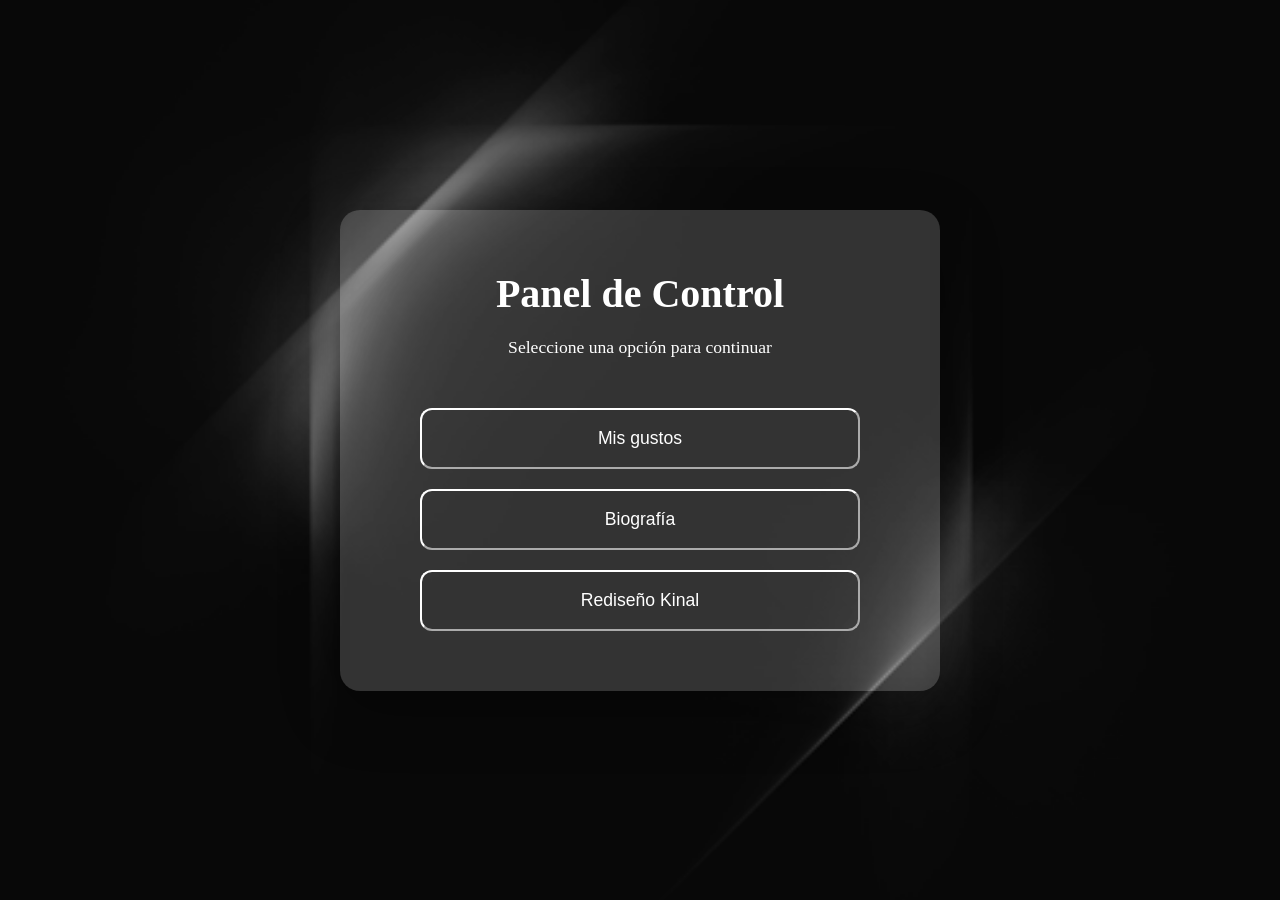
<file: index.html>
<!DOCTYPE html>
<html lang="en">

<head>
    <meta charset="UTF-8">
    <meta name="viewport" content="width=device-width, initial-scale=1.0">
    <link rel="stylesheet" href="style/index.css">
    <link rel="icon" href="images/inicio.png">
    <title>Inicio</title>
</head>

<body>
    <div class="contenedor">
        <h1>Panel de Control</h1>
        <p class="sub">Seleccione una opción para continuar</p>
        
        <div class="botones-div">
            <button onclick="irMisGustos()">Mis gustos</button>
            
            <button onclick="irBiografia()">Biografía</button>
            
            <button onclick="irRediseñoKinal()">Rediseño Kinal</button>
        </div>

    <script src="javascript/cambioPaginas.js"></script>
    </div>
</body>

</html>
</file>
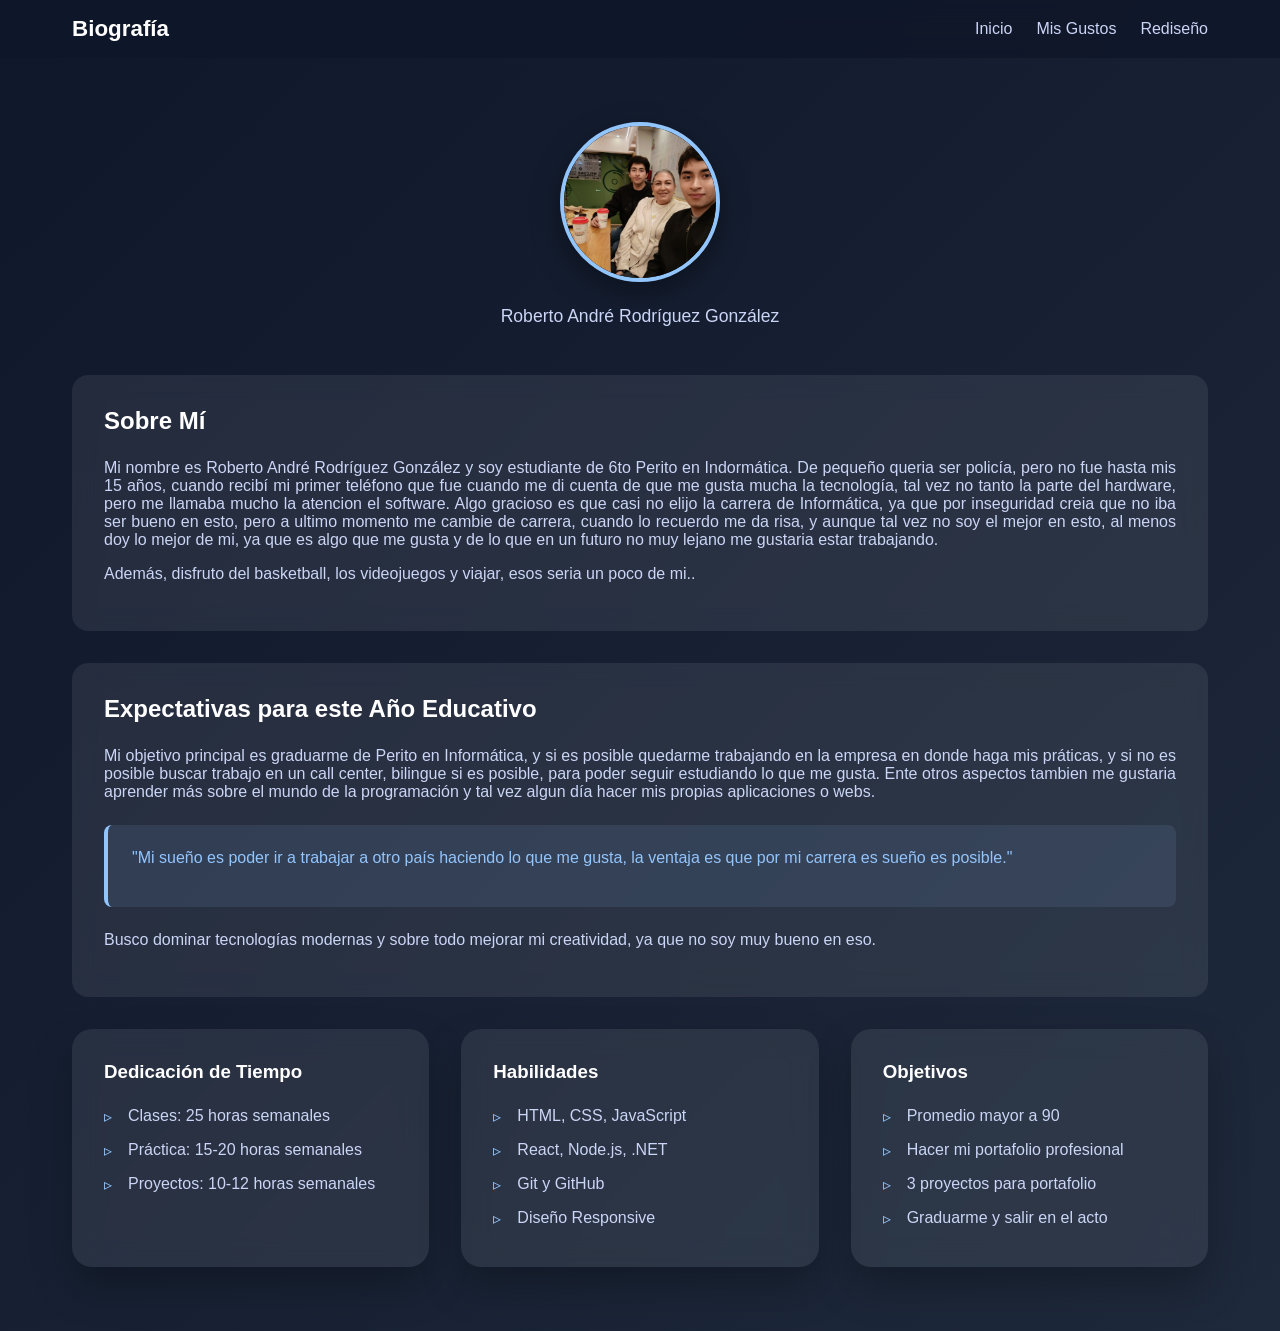
<file: html/biografia.html>
<!DOCTYPE html>
<html lang="en">
<head>
    <meta charset="UTF-8">
    <meta name="viewport" content="width=device-width, initial-scale=1.0">
    <link rel="stylesheet" href="../style/biografia.css">
    <link rel="icon" href="../images/biografiaIcono.png">
    <title>Biografía</title>
</head>
<body>

    <nav>
        <div class="nav-contenedor">
            <div class="logo">Biografía</div>
            <ul class="nav-links">
                <li><a href="../index.html">Inicio</a></li>
                <li><a href="misGustos.html">Mis Gustos</a></li>
                <li><a href="rediseñoKinal.html">Rediseño</a></li>
            </ul>
        </div>
    </nav>

    <div class="contenedor">
        <header>
            <div class="foto-perfil">
                <img src="../images/fotoPerfil.jpeg" alt="Foto de perfil">
            </div>
            <p class="sub">Roberto André Rodríguez González</p>
        </header>

        <div class="seccion-biografia">
            <h2>Sobre Mí</h2>
            <p>
                Mi nombre es Roberto André Rodríguez González y soy estudiante de 6to Perito en Indormática. De pequeño queria ser policía, pero no fue hasta mis 15 años, cuando recibí mi primer teléfono que fue cuando me di cuenta de que me gusta mucha la tecnología, tal vez no tanto la parte del hardware, pero me llamaba mucho la atencion el software. Algo gracioso es que casi no elijo la carrera de Informática, ya que por inseguridad creia que no iba ser bueno en esto, pero a ultimo momento me cambie de carrera, cuando lo recuerdo me da risa, y aunque tal vez no soy el mejor en esto, al menos doy lo mejor de mi, ya que es algo que me gusta y de lo que en un futuro no muy lejano me gustaria estar trabajando.
            </p>
            <p>
                Además, disfruto del basketball, los videojuegos y viajar, esos seria un poco de mi..
            </p>
        </div>

        <div class="seccion-biografia">
            <h2>Expectativas para este Año Educativo</h2>
            <p>
                Mi objetivo principal es graduarme de Perito en Informática, y si es posible quedarme trabajando en la empresa en donde haga mis práticas, y si no es posible buscar trabajo en un call center, bilingue si es posible, para poder seguir estudiando lo que me gusta. Ente otros aspectos tambien me gustaria aprender más sobre el mundo de la programación y tal vez algun día hacer mis propias aplicaciones o webs.
            </p>

            <div class="destacado">
                <p>
                    "Mi sueño es poder ir a trabajar a otro país haciendo lo que me gusta, la ventaja es que por mi carrera es sueño es posible."
                </p>
            </div>

            <p>
                Busco dominar tecnologías modernas y sobre todo mejorar mi creatividad, ya que no soy muy bueno en eso.
            </p>
        </div>

        <div class="contenedor-tarjetas">

            <div class="tarjeta">
                <h3>Dedicación de Tiempo</h3>
                <ul>
                    <li>Clases: 25 horas semanales</li>
                    <li>Práctica: 15-20 horas semanales</li>
                    <li>Proyectos: 10-12 horas semanales</li>
                </ul>
            </div>

            <div class="tarjeta">
                <h3>Habilidades</h3>
                <ul>
                    <li>HTML, CSS, JavaScript</li>
                    <li>React, Node.js, .NET</li>
                    <li>Git y GitHub</li>
                    <li>Diseño Responsive</li>
                </ul>
            </div>

            <div class="tarjeta">
                <h3>Objetivos</h3>
                <ul>
                    <li>Promedio mayor a 90</li>
                    <li>Hacer mi portafolio profesional</li>
                    <li>3 proyectos para portafolio</li>
                    <li>Graduarme y salir en el acto</li>
                </ul>
            </div>

        </div>
    </div>

</body>
</html>
</file>
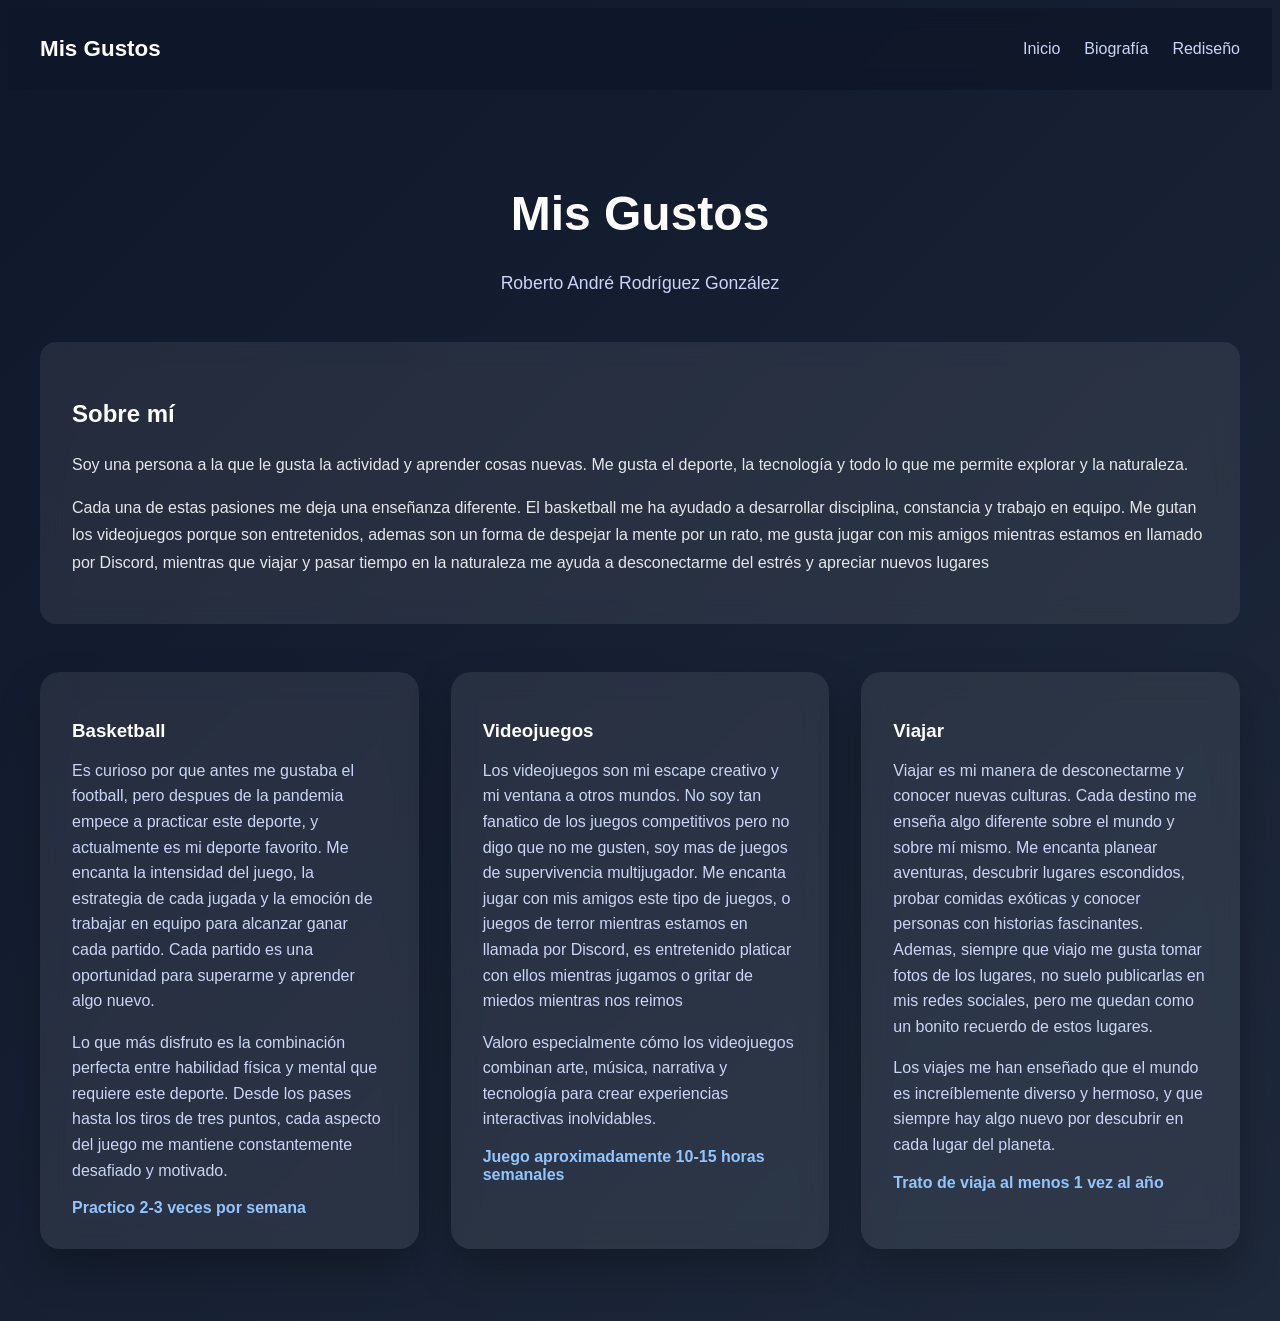
<file: html/misGustos.html>
<!DOCTYPE html>
<html lang="en">
<head>
    <meta charset="UTF-8">
    <meta name="viewport" content="width=device-width, initial-scale=1.0">
    <link rel="stylesheet" href="../style/misGustos.css">
    <link rel="icon" href="../images/gustosIcono.png">
    <title>Mis Gustos</title>
</head>
<body>
    <nav>
        <div class="nav-contenedor">
            <div class="logo">Mis Gustos</div>
            <ul class="nav-links">
                <li><a href="../index.html">Inicio</a></li>
                <li><a href="biografia.html">Biografía</a></li>
                <li><a href="rediseñoKinal.html">Rediseño</a></li>
            </ul>
        </div>
    </nav>

    <div class="contenedor">
        <header>
            <h1>Mis Gustos</h1>
            <p class="sub">Roberto André Rodríguez González</p>
        </header>

        <div class="intro">
            <h2>Sobre mí</h2>
            <p>Soy una persona a la que le gusta la actividad y aprender cosas nuevas. Me gusta el deporte, la tecnología y todo lo que me permite explorar y la naturaleza.</p> 
            <p>Cada una de estas pasiones me deja una enseñanza diferente. El basketball me ha ayudado a desarrollar disciplina, constancia y trabajo en equipo. Me gutan los videojuegos porque son entretenidos, ademas son un forma de despejar la mente por un rato, me gusta jugar con mis amigos mientras estamos en llamado por Discord, mientras que viajar y pasar tiempo en la naturaleza me ayuda a desconectarme del estrés y apreciar nuevos lugares</p>
        </div>

        <div class="contenedor-gustos">
            <div class="tarjeta" imagen="../images/basketball.jpg">
                <h3>Basketball</h3>
                <p>Es curioso por que antes me gustaba el football, pero despues de la pandemia empece a practicar este deporte, y actualmente es mi deporte favorito. Me encanta la intensidad del juego, la estrategia de cada jugada y la emoción de trabajar en equipo para alcanzar ganar cada partido. Cada partido es una oportunidad para superarme y aprender algo nuevo.</p>
                <p>Lo que más disfruto es la combinación perfecta entre habilidad física y mental que requiere este deporte. Desde los pases hasta los tiros de tres puntos, cada aspecto del juego me mantiene constantemente desafiado y motivado.</p>
                <div class="dedicacion">Practico 2-3 veces por semana</div>
            </div>

            <div class="tarjeta" imagen="../images/videojuegos.jpg">
                <h3>Videojuegos</h3>
                <p>Los videojuegos son mi escape creativo y mi ventana a otros mundos. No soy tan fanatico de los juegos competitivos pero no digo que no me gusten, soy mas de juegos de supervivencia multijugador. Me encanta jugar con mis amigos este tipo de juegos, o juegos de terror mientras estamos en llamada por Discord, es entretenido platicar con ellos mientras jugamos o gritar de miedos mientras nos reimos</p>
                <p>Valoro especialmente cómo los videojuegos combinan arte, música, narrativa y tecnología para crear experiencias interactivas inolvidables.</p>
                <div class="dedicacion">Juego aproximadamente 10-15 horas semanales</div>
            </div>

            <div class="tarjeta" imagen="../images/viajes.jpg">
                <h3>Viajar</h3>
                <p>Viajar es mi manera de desconectarme y conocer nuevas culturas. Cada destino me enseña algo diferente sobre el mundo y sobre mí mismo. Me encanta planear aventuras, descubrir lugares escondidos, probar comidas exóticas y conocer personas con historias fascinantes. Ademas, siempre que viajo me gusta tomar fotos de los lugares, no suelo publicarlas en mis redes sociales, pero me quedan como un bonito recuerdo de estos lugares.</p>
                <p>Los viajes me han enseñado que el mundo es increíblemente diverso y hermoso, y que siempre hay algo nuevo por descubrir en cada lugar del planeta.</p>
                <div class="dedicacion">Trato de viaja al menos 1 vez al año</div>
            </div>
    </div>

    <script src="../javascript/misGustos.js"></script>
</body>
</html>
</file>
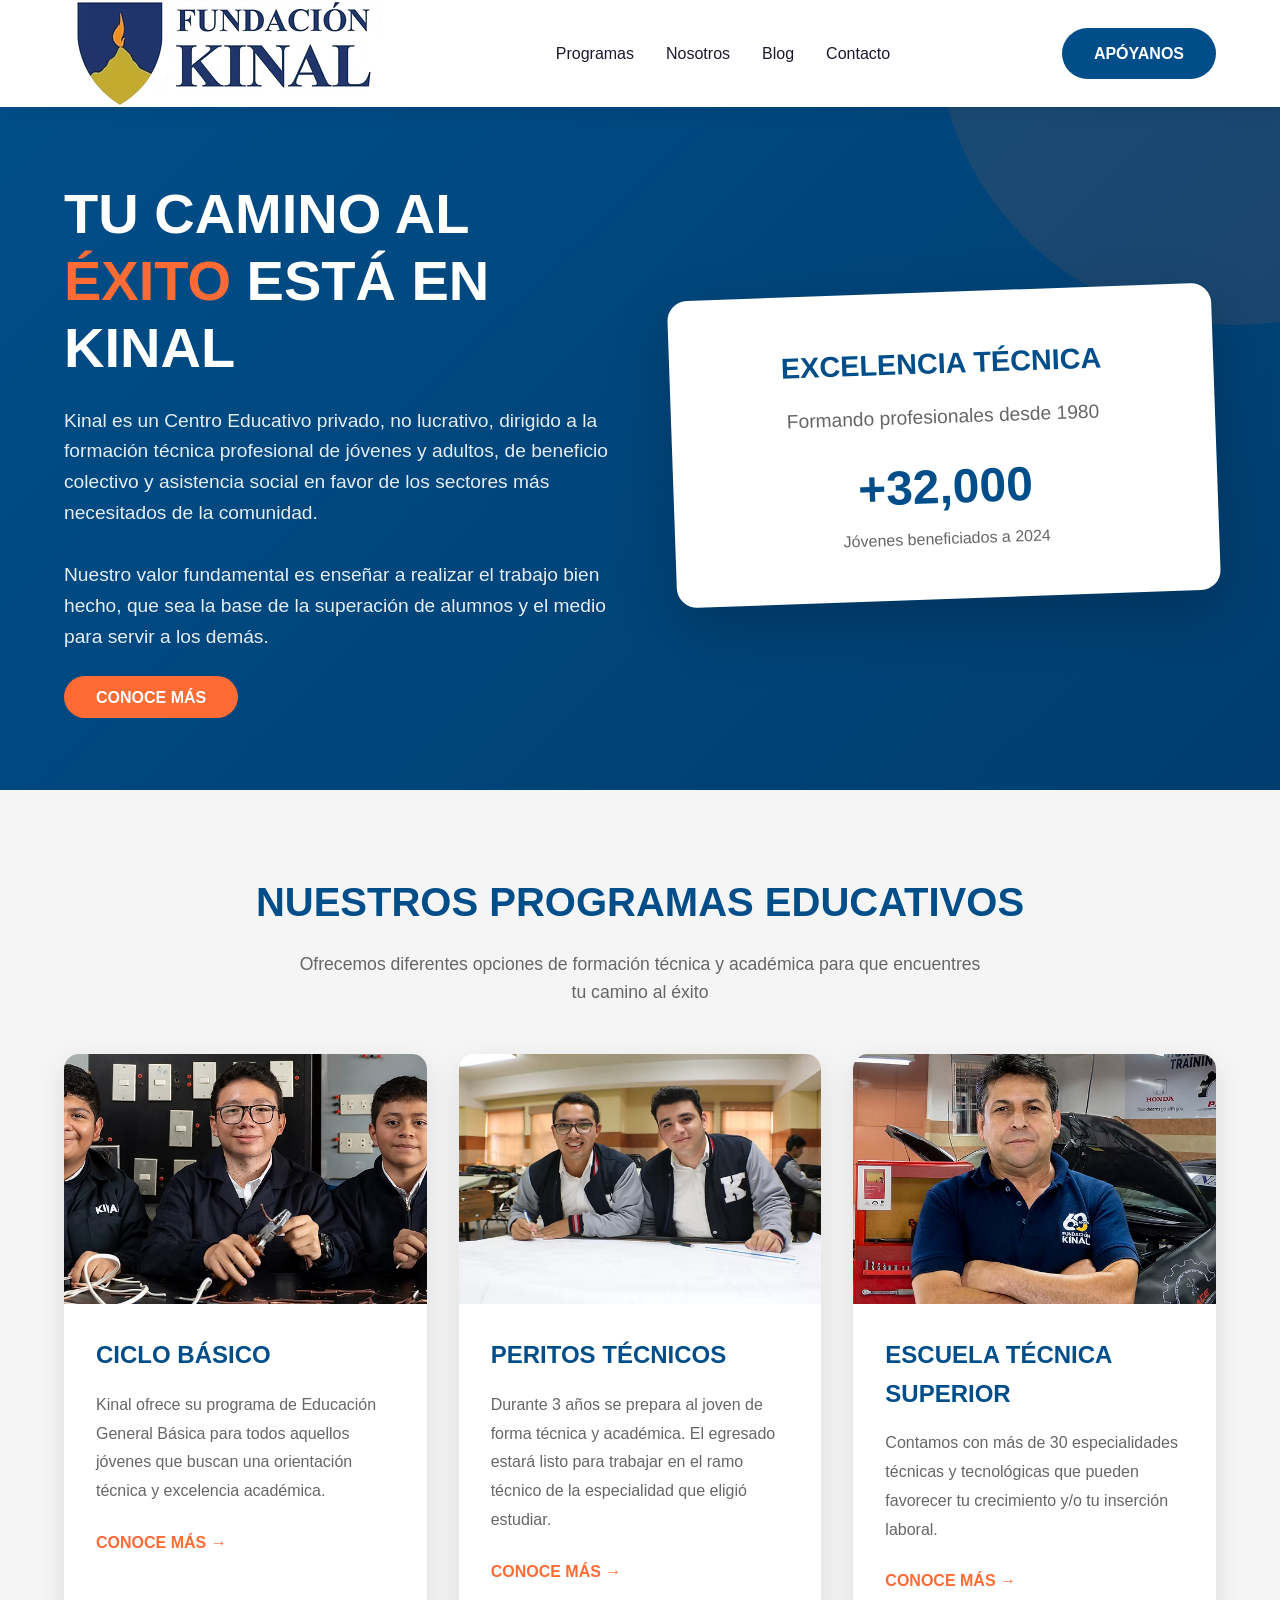
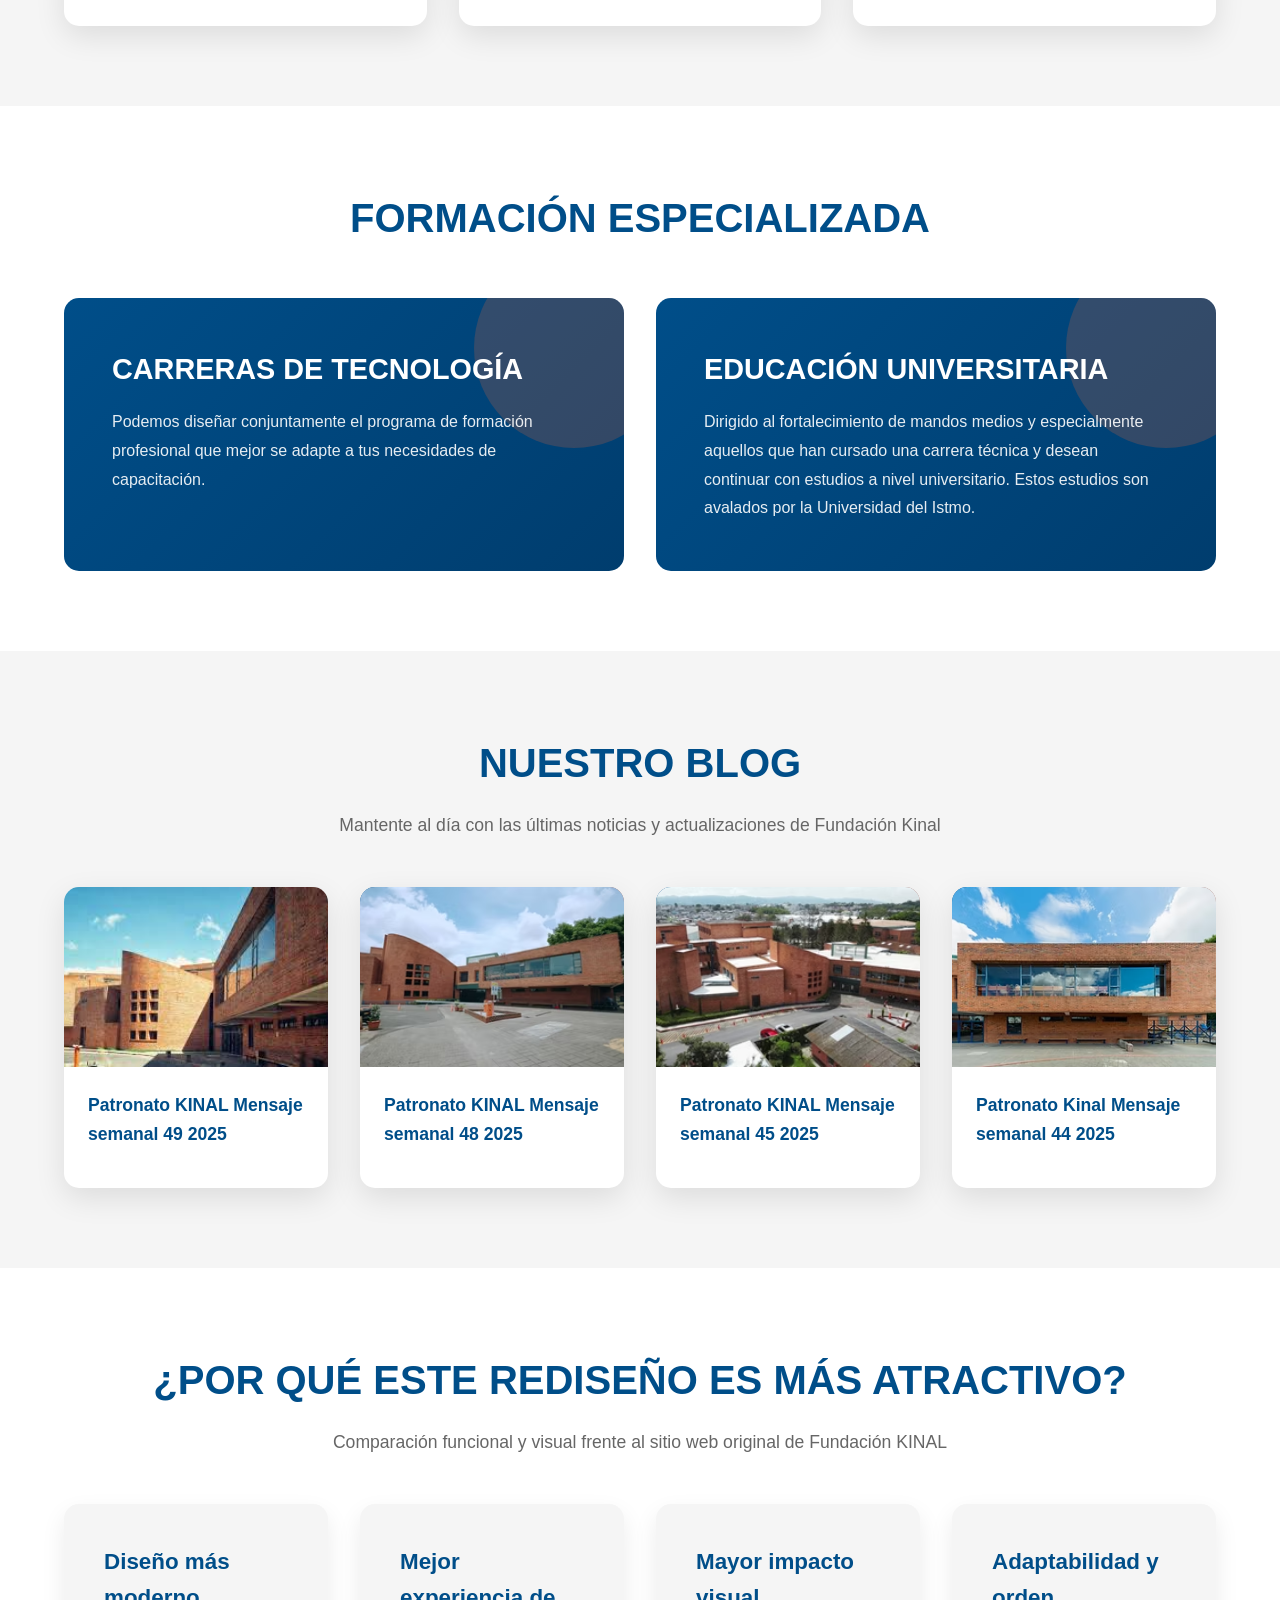
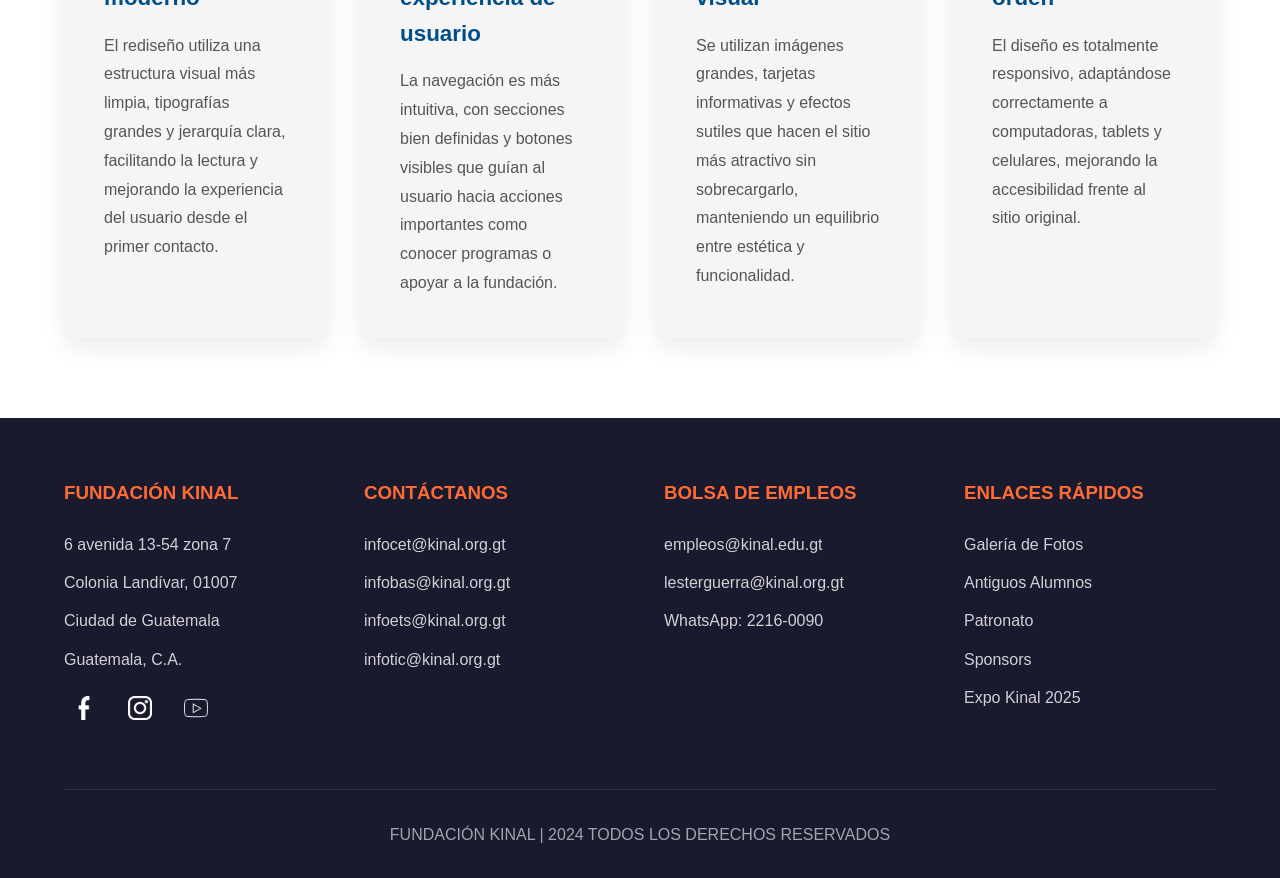
<file: html/rediseñoKinal.html>
<!DOCTYPE html>
<html lang="en">
<head>
    <meta charset="UTF-8">
    <meta name="viewport" content="width=device-width, initial-scale=1.0">
    <link rel="stylesheet" href="../style/rediseño.css">
    <link rel="icon" href="../images/logoKinal.png">
    <title>Pagina Principal | Fundacion KINAL</title>
</head>
<body>
    <header>
        <nav>
            <div class="logo">
                <img src="../images/fundacion.avif" alt="">
            </div>
            <ul class="nav-links">
                <li><a href="#programas">Programas</a></li>
                <li><a href="#nosotros">Nosotros</a></li>
                <li><a href="#blog">Blog</a></li>
                <li><a href="#contacto">Contacto</a></li>
            </ul>
            <a class="boton">APÓYANOS</a>
        </nav>
    </header>

    <section class="principal" id="nosotros">
        <div class="principal-contenido">
            <div class="principal-texto">
                <h1>TU CAMINO AL <span class="resaltado">ÉXITO</span> ESTÁ EN KINAL</h1>
                <p>Kinal es un Centro Educativo privado, no lucrativo, dirigido a la formación técnica profesional de jóvenes y adultos, de beneficio colectivo y asistencia social en favor de los sectores más necesitados de la comunidad.</p>
                <p>Nuestro valor fundamental es enseñar a realizar el trabajo bien hecho, que sea la base de la superación de alumnos y el medio para servir a los demás.</p>
                <a class="boton-1">CONOCE MÁS</a>
            </div>
            <div class="principal-cuadro">
                <h3>EXCELENCIA TÉCNICA</h3>
                <p style="font-size: 1.2rem; color: #666; margin-bottom: 1rem;">Formando profesionales desde 1980</p>
                <p style="font-size: 3rem; font-weight: bold; color: var(--kinal-orange);">+32,000</p>
                <p style="color: #666;">Jóvenes beneficiados a 2024</p>
            </div>
        </div>
    </section>

    <section class="programas" id="programas">
        <div class="titulo">
            <h2>NUESTROS PROGRAMAS EDUCATIVOS</h2>
            <p>Ofrecemos diferentes opciones de formación técnica y académica para que encuentres tu camino al éxito</p>
        </div>
        <div class="programas-grid">
            <div class="programas-card">
                <div class="programas-image">
                    <img src="../images/basicos.avif" alt="Ciclo Básico">
                </div>
                <div class="programas-contenido">
                    <h3>CICLO BÁSICO</h3>
                    <p>Kinal ofrece su programa de Educación General Básica para todos aquellos jóvenes que buscan una orientación técnica y excelencia académica.</p>
                    <a class="mas">CONOCE MÁS →</a>
                </div>
            </div>
            <div class="programas-card">
                <div class="programas-image">
                    <img src="../images/peritos.avif" alt="Peritos Técnicos">
                </div>
                <div class="programas-contenido">
                    <h3>PERITOS TÉCNICOS</h3>
                    <p>Durante 3 años se prepara al joven de forma técnica y académica. El egresado estará listo para trabajar en el ramo técnico de la especialidad que eligió estudiar.</p>
                    <a class="mas">CONOCE MÁS →</a>
                </div>
            </div>
            <div class="programas-card">
                <div class="programas-image">
                    <img src="../images/superior.avif" alt="Escuela Técnica Superior">
                </div>
                <div class="programas-contenido">
                    <h3>ESCUELA TÉCNICA SUPERIOR</h3>
                    <p>Contamos con más de 30 especialidades técnicas y tecnológicas que pueden favorecer tu crecimiento y/o tu inserción laboral.</p>
                    <a class="mas">CONOCE MÁS →</a>
                </div>
            </div>
        </div>
    </section>

    <section class="extra-programas">
        <div class="titulo">
            <h2>FORMACIÓN ESPECIALIZADA</h2>
        </div>
        <div class="extra-grid">
            <div class="extra-card">
                <h3>CARRERAS DE TECNOLOGÍA</h3>
                <p>Podemos diseñar conjuntamente el programa de formación profesional que mejor se adapte a tus necesidades de capacitación.</p>
            </div>
            <div class="extra-card">
                <h3>EDUCACIÓN UNIVERSITARIA</h3>
                <p>Dirigido al fortalecimiento de mandos medios y especialmente aquellos que han cursado una carrera técnica y desean continuar con estudios a nivel universitario. Estos estudios son avalados por la Universidad del Istmo.</p>
            </div>
        </div>
    </section>

    <section class="blog" id="blog">
        <div class="titulo">
            <h2>NUESTRO BLOG</h2>
            <p>Mantente al día con las últimas noticias y actualizaciones de Fundación Kinal</p>
        </div>
        <div class="blog-grid">
            <div class="blog-card">
                <div class="blog-image">
                    <img src="../images/blog1.jpg" alt="Mensaje semanal 49">
                </div>
                <div class="blog-contenido">
                    <h4>Patronato KINAL Mensaje semanal 49 2025</h4>
                </div>
            </div>
            <div class="blog-card">
                <div class="blog-image">
                    <img src="../images/blog2.avif" alt="Mensaje semanal 48">
                </div>
                <div class="blog-contenido">
                    <h4>Patronato KINAL Mensaje semanal 48 2025</h4>
                </div>
            </div>
            <div class="blog-card">
                <div class="blog-image">
                    <img src="../images/blog3.avif" alt="Mensaje semanal 45">
                </div>
                <div class="blog-contenido">
                    <h4>Patronato KINAL Mensaje semanal 45 2025</h4>
                </div>
            </div>
            <div class="blog-card">
                <div class="blog-image">
                    <img src="../images/blog4.avif" alt="Mensaje semanal 44">
                </div>
                <div class="blog-contenido">
                    <h4>Patronato Kinal Mensaje semanal 44 2025</h4>
                </div>
            </div>
        </div>
    </section>

    <section class="justificacion-redisenio">
        <div class="titulo">
            <h2>¿POR QUÉ ESTE REDISEÑO ES MÁS ATRACTIVO?</h2>
            <p>Comparación funcional y visual frente al sitio web original de Fundación KINAL</p>
        </div>

        <div class="justificacion-grid">
            <div class="justificacion-card">
                <h3>Diseño más moderno</h3>
                <p>
                    El rediseño utiliza una estructura visual más limpia, tipografías grandes y jerarquía clara,
                    facilitando la lectura y mejorando la experiencia del usuario desde el primer contacto.
                </p>
            </div>

            <div class="justificacion-card">
                <h3>Mejor experiencia de usuario</h3>
                <p>
                    La navegación es más intuitiva, con secciones bien definidas y botones visibles que guían al
                    usuario hacia acciones importantes como conocer programas o apoyar a la fundación.
                </p>
            </div>

            <div class="justificacion-card">
                <h3>Mayor impacto visual</h3>
                <p>
                    Se utilizan imágenes grandes, tarjetas informativas y efectos sutiles que hacen el sitio más
                    atractivo sin sobrecargarlo, manteniendo un equilibrio entre estética y funcionalidad.
                </p>
            </div>

            <div class="justificacion-card">
                <h3>Adaptabilidad y orden</h3>
                <p>
                    El diseño es totalmente responsivo, adaptándose correctamente a computadoras, tablets y
                    celulares, mejorando la accesibilidad frente al sitio original.
                </p>
            </div>
        </div>
    </section>

    <footer id="contacto">
        <div class="footer-contenido">
            <div class="footer-seccion">
                <h3>FUNDACIÓN KINAL</h3>
                <p>6 avenida 13-54 zona 7</p>
                <p>Colonia Landívar, 01007</p>
                <p>Ciudad de Guatemala</p>
                <p>Guatemala, C.A.</p>
                <div class="social-links">
                    <a href="https://facebook.com" aria-label="Facebook">
                        <img src="../images/facebook.png" alt="Facebook">
                    </a>
                    <a href="https://instagram.com" aria-label="Instagram">
                        <img src="../images/instagram.png" alt="Instagram">
                    </a>
                    <a href="https://youtube.com" aria-label="YouTube">
                        <img src="../images/youtube.png" alt="YouTube">
                    </a>
                </div>
            </div>
            <div class="footer-seccion">
                <h3>CONTÁCTANOS</h3>
                <a href="mailto:infocet@kinal.org.gt">infocet@kinal.org.gt</a>
                <a href="mailto:infobas@kinal.org.gt">infobas@kinal.org.gt</a>
                <a href="mailto:infoets@kinal.org.gt">infoets@kinal.org.gt</a>
                <a href="mailto:infotic@kinal.org.gt">infotic@kinal.org.gt</a>
            </div>
            <div class="footer-seccion">
                <h3>BOLSA DE EMPLEOS</h3>
                <a href="mailto:empleos@kinal.edu.gt">empleos@kinal.edu.gt</a>
                <a href="mailto:lesterguerra@kinal.org.gt">lesterguerra@kinal.org.gt</a>
                <p>WhatsApp: 2216-0090</p>
            </div>
            <div class="footer-seccion">
                <h3>ENLACES RÁPIDOS</h3>
                <a>Galería de Fotos</a>
                <a>Antiguos Alumnos</a>
                <a>Patronato</a>
                <a>Sponsors</a>
                <a>Expo Kinal 2025</a>
            </div>
        </div>
        <div class="footer-fondo">
            <p>FUNDACIÓN KINAL | 2024 TODOS LOS DERECHOS RESERVADOS</p>
        </div>
    </footer>
</body>
</html>
</file>
<file: style/index.css>
* {
    margin: 0;
    padding: 0;
    box-sizing: border-box;
}

html, body {
    width: 100%;
    height: 100%;
}

body {
    font-family: Georgia, 'Times New Roman', Times, serif;
    background-image: url("../images/fondoIndex.gif"); 
    background-size: cover;          
    background-position: center;     
    background-repeat: no-repeat;    
    background-attachment: fixed;    
    position: relative;
    min-height: 100vh;
    display: flex;
    justify-content: center;
    align-items: center;
    padding: 20px;
}

body::before {
    content: "";
    position: absolute;
    inset: 0;
    background: rgba(0, 0, 0, 0.45);
    z-index: 0;
}

/* Contenedor principal */
.contenedor {
    position: relative;
    z-index: 1;
    background: rgba(255, 255, 255, 0.173);
    padding: 60px 80px;
    border-radius: 20px;
    box-shadow: 0 20px 60px rgba(0, 0, 0, 0.3);
    text-align: center;
    max-width: 600px;
    width: 100%;
    animation: fadeIn 0.8s ease;
}

h1 {
    color: #fff;
    font-size: clamp(1.8rem, 4vw, 2.5rem);
    margin-bottom: 20px;
    font-weight: 600;
}

.sub {
    color: #fff;
    font-size: clamp(1rem, 2.5vw, 1.1rem);
    margin-bottom: 50px;
    font-weight: 300;
}

.botones-div {
    display: flex;
    flex-direction: column;
    gap: 20px;
}

button {
    padding: 18px 40px;
    font-size: clamp(1rem, 2.5vw, 1.1rem);
    font-weight: 500;
    background-color: transparent;
    border-color: #fff;
    border-radius: 12px;
    color: #fff;
    cursor: pointer;
    transition: all 0.3s ease;
    position: relative;
    overflow: hidden;
}

/* Efecto brillo */
button::before {
    content: '';
    position: absolute;
    top: 0;
    left: -100%;
    width: 100%;
    height: 100%;
    background: linear-gradient(90deg, transparent, rgb(255, 255, 255), transparent);
    transition: left 0.5s ease;
}

button:hover::before {
    left: 100%;
}

/* Responsivo para móviles */
@media (max-width: 600px) {
    .contenedor {
        padding: 40px 25px;
    }

    body {
        background-attachment: scroll; 
    }
}
</file>
<file: style/biografia.css>
* {
    margin: 0;
    padding: 0;
    box-sizing: border-box;
}

body {
    font-family: 'Segoe UI', Tahoma, Geneva, Verdana, sans-serif;
    background: linear-gradient(135deg, #0f172a, #1e293b);
    color: #e5e7eb;
    min-height: 100vh;
    overflow-x: hidden;
}

nav {
    width: 100%;
    background: rgba(15, 23, 42, 0.9);
    backdrop-filter: blur(10px);
    position: sticky;
    top: 0;
    z-index: 100;
}

.nav-contenedor {
    max-width: 1200px;
    margin: auto;
    padding: 1rem 2rem;
    display: flex;
    justify-content: space-between;
    align-items: center;
}

.logo {
    font-size: 1.4rem;
    font-weight: bold;
    color: #ffffff;
}

.nav-links {
    list-style: none;
    display: flex;
    gap: 1.5rem;
}

.nav-links a {
    text-decoration: none;
    color: #cbd5f5;
    font-weight: 500;
    transition: 0.3s;
}

.nav-links a:hover {
    color: #ffffff;
}

.contenedor {
    max-width: 1200px;
    margin: auto;
    padding: 4rem 2rem;
}

header {
    text-align: center;
    margin-bottom: 3rem;
}

.foto-perfil {
    width: 160px;
    height: 160px;
    margin: 0 auto 1.5rem auto;
    border-radius: 50%;
    overflow: hidden;
    border: 4px solid #93c5fd;
    box-shadow: 0 10px 30px rgba(0, 0, 0, 0.4);
}

.foto-perfil img {
    width: 100%;
    height: 100%;
    object-fit: cover;
}

.sub {
    color: #cbd5f5;
    font-size: 1.1rem;
}

.seccion-biografia {
    background: rgba(255, 255, 255, 0.08);
    backdrop-filter: blur(12px);
    padding: 2rem;
    border-radius: 16px;
    margin-bottom: 2rem;
}

.seccion-biografia h2 {
    margin-bottom: 1.5rem;
    color: #ffffff;
}

.seccion-biografia p {
    margin-bottom: 1rem;
    color: #cbd5f5;
    text-align: justify;
}

.contenedor-tarjetas {
    display: grid;
    grid-template-columns: repeat(auto-fit, minmax(280px, 1fr));
    gap: 2rem;
}

.tarjeta {
    background: rgba(255, 255, 255, 0.08);
    backdrop-filter: blur(14px);
    padding: 2rem;
    border-radius: 20px;
    box-shadow: 0 20px 40px rgba(0, 0, 0, 0.25);
}

.tarjeta h3 {
    margin-bottom: 1rem;
    color: #ffffff;
}

.tarjeta ul {
    list-style: none;
}

.tarjeta ul li {
    padding: 0.5rem 0;
    color: #cbd5f5;
    position: relative;
    padding-left: 1.5rem;
}

.tarjeta ul li::before {
    content: "▹";
    position: absolute;
    left: 0;
    color: #93c5fd;
}

.destacado {
    background: rgba(147, 197, 253, 0.1);
    border-left: 4px solid #93c5fd;
    padding: 1.5rem;
    border-radius: 8px;
    margin: 1.5rem 0;
}

.destacado p {
    color: #93c5fd;
}

@media (max-width: 768px) {
    .nav-contenedor {
        flex-direction: column;
        gap: 1rem;
    }
}
</file>
<file: style/misGustos.css>
body {
    font-family: 'Segoe UI', Tahoma, Geneva, Verdana, sans-serif;
    background: linear-gradient(135deg, #0f172a, #1e293b);
    color: #e5e7eb;
    min-height: 100vh;
    overflow-x: hidden;
}

nav {
    width: 100%;
    background: rgba(15, 23, 42, 0.9);
    backdrop-filter: blur(10px);
    position: sticky;
    top: 0;
    z-index: 100;
}

.nav-contenedor {
    max-width: 1200px;
    margin: auto;
    padding: 1rem 2rem;
    display: flex;
    justify-content: space-between;
    align-items: center;
}

.logo {
    font-size: 1.4rem;
    font-weight: bold;
    color: #ffffff;
}

.nav-links {
    list-style: none;
    display: flex;
    gap: 1.5rem;
}

.nav-links a {
    text-decoration: none;
    color: #cbd5f5;
    font-weight: 500;
    transition: 0.3s;
}

.nav-links a:hover,
.nav-links .active {
    color: #ffffff;
}

.contenedor {
    max-width: 1200px;
    margin: auto;
    padding: 4rem 2rem;
    position: relative;
    z-index: 2;
}

header {
    text-align: center;
    margin-bottom: 3rem;
}

header h1 {
    font-size: clamp(2.2rem, 4vw, 3rem);
    color: #ffffff;
}

.sub {
    margin-top: 1rem;
    color: #cbd5f5;
    font-size: 1.1rem;
}

.intro {
    background: rgba(255, 255, 255, 0.08);
    backdrop-filter: blur(12px);
    padding: 2rem;
    border-radius: 16px;
    margin-bottom: 3rem;
    line-height: 1.7;
}

.intro h2 {
    margin-bottom: 1rem;
    color: #ffffff;
}

.contenedor-gustos {
    display: grid;
    grid-template-columns: repeat(auto-fit, minmax(280px, 1fr));
    gap: 2rem;
}

.tarjeta {
    background: rgba(255, 255, 255, 0.08);
    backdrop-filter: blur(14px);
    padding: 2rem;
    border-radius: 20px;
    transition: transform 0.3s ease, box-shadow 0.3s ease;
    box-shadow: 0 20px 40px rgba(0, 0, 0, 0.25);
}

.tarjeta:hover {
    transform: translateY(-8px);
    box-shadow: 0 30px 60px rgba(0, 0, 0, 0.4);
}

.tarjeta h3 {
    margin: 1rem 0;
    color: #ffffff;
}

.tarjeta p {
    margin-bottom: 1rem;
    color: #cbd5f5;
    line-height: 1.6;
}

.dedicacion {
    margin-top: 1rem;
    font-weight: bold;
    color: #93c5fd;
}

body {
    background-size: cover;
    background-position: center;
    background-repeat: no-repeat;
    transition: background-image 0.5s ease-in-out;
}

@media (max-width: 768px) {
    .nav-contenedor {
        flex-direction: column;
        gap: 1rem;
    }

    .nav-links {
        flex-wrap: wrap;
        justify-content: center;
    }

    .contenedor {
        padding: 3rem 1.5rem;
    }
}

@media (max-width: 480px) {
    header h1 {
        font-size: 2rem;
    }

    .sub {
        font-size: 1rem;
    }

    .tarjeta {
        padding: 1.5rem;
    }
}
</file>
<file: style/rediseño.css>
* {
    margin: 0;
    padding: 0;
    box-sizing: border-box;
}

body {
    font-family: 'Segoe UI', Tahoma, Geneva, Verdana, sans-serif;
    color: #1A1A2E;
    line-height: 1.6;
    overflow-x: hidden;
}

header {
    position: fixed;
    top: 0;
    width: 100%;
    background: #FFFFFF;
    box-shadow: 0 2px 20px rgba(0,0,0,0.1);
    z-index: 1000;
    transition: all 0.3s ease;
}

nav {
    display: flex;
    justify-content: space-between;
    align-items: center;
    padding: 1rem 5%;
    max-width: 1400px;
    margin: 0 auto;
}

.logo {
    height: 75px;
    display: flex;
    align-items: center;
    gap: 10px;
}

.nav-links {
    display: flex;
    gap: 2rem;
    list-style: none;
}

.nav-links a {
    text-decoration: none;
    color: #1A1A2E;
    font-weight: 500;
    transition: color 0.3s;
    position: relative;
}

.nav-links a::after {
    content: '';
    position: absolute;
    bottom: -5px;
    left: 0;
    width: 0;
    height: 2px;
    background: #FF6B35;
    transition: width 0.3s;
}

.nav-links a:hover::after {
    width: 100%;
}

.boton {
    background: #004E89;
    color: white;
    cursor: pointer;
    padding: 0.8rem 2rem;
    border-radius: 30px;
    text-decoration: none;
    font-weight: 600;
    transition: transform 0.3s, box-shadow 0.3s;
}

.boton-1 {
    background: #FF6B35;
    color: white;
    cursor: pointer;
    padding: 0.8rem 2rem;
    border-radius: 30px;
    text-decoration: none;
    font-weight: 600;
    transition: transform 0.3s, box-shadow 0.3s;
}

.boton:hover {
    transform: translateY(-2px);
    box-shadow: 0 10px 30px rgba(0, 78, 137, 0.4);
}

.boton-1:hover {
    transform: translateY(-2px);
    box-shadow: 0 10px 30px rgba(255, 107, 53, 0.4);
}

.principal {
    margin-top: 80px;
    background: linear-gradient(135deg, #004E89 0%, #003D6E 100%);
    color: white;
    padding: 100px 5% 80px;
    position: relative;
    overflow: hidden;
}

.principal::before {
    content: '';
    position: absolute;
    top: -50%;
    right: -20%;
    width: 600px;
    height: 600px;
    background: rgba(255, 107, 53, 0.1);
    border-radius: 50%;
}

.principal-contenido {
    max-width: 1400px;
    margin: 0 auto;
    display: grid;
    grid-template-columns: 1fr 1fr;
    gap: 4rem;
    align-items: center;
    position: relative;
    z-index: 1;
}

.principal-texto h1 {
    font-size: 3.5rem;
    margin-bottom: 1.5rem;
    line-height: 1.2;
}

.principal-texto .resaltado {
    color: #FF6B35;
}

.principal-texto p {
    font-size: 1.2rem;
    margin-bottom: 2rem;
    opacity: 0.9;
}

.principal-cuadro {
    background: white;
    color: #004E89;
    padding: 3rem;
    border-radius: 20px;
    text-align: center;
    box-shadow: 0 20px 60px rgba(0, 0, 0, 0.2);
    transform: rotate(-2deg);
    transition: transform 0.3s;
}

.principal-cuadro:hover {
    transform: rotate(0deg);
}

.principal-cuadro h3 {
    font-size: 1.8rem;
    color: #004E89;
    margin-bottom: 1rem;
}

.programas {
    padding: 80px 5%;
    background: #F5F5F5;
}

.titulo {
    text-align: center;
    margin-bottom: 3rem;
}

.titulo h2 {
    font-size: 2.5rem;
    color: #004E89;
    margin-bottom: 1rem;
}

.titulo p {
    font-size: 1.1rem;
    color: #666;
    max-width: 700px;
    margin: 0 auto;
}

.programas-grid {
    display: grid;
    grid-template-columns: repeat(3, 1fr);
    gap: 2rem;
    max-width: 1400px;
    margin: 0 auto;
}

.programas-card {
    background: white;
    border-radius: 15px;
    overflow: hidden;
    box-shadow: 0 10px 30px rgba(0, 0, 0, 0.1);
    transition: transform 0.3s, box-shadow 0.3s;
}

.programas-card:hover {
    transform: translateY(-10px);
    box-shadow: 0 20px 50px rgba(0, 0, 0, 0.15);
}

.programas-image {
    width: 100%;
    height: 250px;
    display: flex;
    align-items: center;
    justify-content: center;
    overflow: hidden;
}

.programas-image img {
    width: 100%;
    height: 100%;
    object-fit: cover;
    object-position: center;
}

.programas-contenido {
    padding: 2rem;
}

.programas-contenido h3 {
    color: #004E89;
    font-size: 1.5rem;
    margin-bottom: 1rem;
}

.programas-contenido p {
    color: #666;
    margin-bottom: 1.5rem;
    line-height: 1.8;
}

.mas {
    display: inline-block;
    color: #FF6B35;
    text-decoration: none;
    font-weight: 600;
    transition: transform 0.3s;
}

.mas:hover {
    transform: translateX(5px);
}

.extra-programas {
    padding: 80px 5%;
    max-width: 1400px;
    margin: 0 auto;
}

.extra-grid {
    display: grid;
    grid-template-columns: repeat(2, 1fr);
    gap: 2rem;
    margin-top: 3rem;
}

.extra-card {
    background: linear-gradient(135deg, #004E89, #003D6E);
    color: white;
    padding: 3rem;
    border-radius: 15px;
    position: relative;
    overflow: hidden;
}

.extra-card::before {
    content: '';
    position: absolute;
    top: -50px;
    right: -50px;
    width: 200px;
    height: 200px;
    background: rgba(255, 107, 53, 0.2);
    border-radius: 50%;
}

.extra-card h3 {
    font-size: 1.8rem;
    margin-bottom: 1rem;
    position: relative;
    z-index: 1;
}

.extra-card p {
    opacity: 0.9;
    line-height: 1.8;
    position: relative;
    z-index: 1;
}

.blog {
    padding: 80px 5%;
    background: #F5F5F5;
}

.blog-grid {
    display: grid;
    grid-template-columns: repeat(4, 1fr);
    gap: 2rem;
    max-width: 1400px;
    margin: 3rem auto 0;
}

.blog-card {
    background: white;
    border-radius: 15px;
    overflow: hidden;
    box-shadow: 0 10px 30px rgba(0, 0, 0, 0.1);
    transition: transform 0.3s;
}

.blog-card:hover {
    transform: translateY(-5px);
}

.blog-image {
    width: 100%;
    height: 180px;
    background: linear-gradient(135deg, #004E89, #FF6B35);
    overflow: hidden;
    display: flex;
    align-items: center;
    justify-content: center;
}

.blog-image img {
    width: 100%;
    height: 100%;
    object-fit: cover;
    object-position: center;
}

.blog-contenido {
    padding: 1.5rem;
}

.blog-contenido h4 {
    color: #004E89;
    font-size: 1.1rem;
    margin-bottom: 1rem;
}

.justificacion-redisenio {
    padding: 80px 5%;
    background: #FFFFFF;
}

.justificacion-grid {
    display: grid;
    grid-template-columns: repeat(4, 1fr);
    gap: 2rem;
    max-width: 1400px;
    margin: 3rem auto 0;
}

.justificacion-card {
    background: #F5F5F5;
    padding: 2.5rem;
    border-radius: 15px;
    box-shadow: 0 10px 25px rgba(0, 0, 0, 0.08);
    transition: transform 0.3s, box-shadow 0.3s;
}

.justificacion-card:hover {
    transform: translateY(-8px);
    box-shadow: 0 20px 40px rgba(0, 0, 0, 0.12);
}

.justificacion-card h3 {
    color: #004E89;
    font-size: 1.4rem;
    margin-bottom: 1rem;
}

.justificacion-card p {
    color: #555;
    line-height: 1.8;
}

footer {
    background: #1A1A2E;
    color: white;
    padding: 60px 5% 30px;
}

.footer-contenido {
    display: grid;
    grid-template-columns: repeat(4, 1fr);
    gap: 3rem;
    max-width: 1400px;
    margin: 0 auto 3rem;
}

.footer-seccion h3 {
    color: #FF6B35;
    margin-bottom: 1.5rem;
}

.footer-seccion p,
.footer-seccion a {
    color: rgba(255, 255, 255, 0.8);
    text-decoration: none;
    display: block;
    margin-bottom: 0.8rem;
    transition: color 0.3s;
}

.footer-seccion a:hover {
    color: #FF6B35;
}

.social-links {
    display: flex;
    gap: 1rem;
    margin-top: 1rem;
}

.social-links a {
    width: 40px;
    height: 40px;
    background: #1A1A2E;
    border-radius: 50%;
    display: flex;
    align-items: center;
    justify-content: center;
    transition: transform 0.3s, background 0.3s;
    padding: 8px;
}

.social-links a:hover {
    transform: translateY(-3px);
    background: #1A1A2E;
}

.social-links a img {
    width: 100%;
    height: 100%;
    object-fit: contain;
    filter: brightness(0) invert(1);
}

.footer-fondo {
    text-align: center;
    padding-top: 2rem;
    border-top: 1px solid rgba(255, 255, 255, 0.1);
    color: rgba(255, 255, 255, 0.6);
}

@media (max-width: 1024px) {
    .principal-contenido,
    .programas-grid,
    .footer-contenido {
        grid-template-columns: repeat(2, 1fr);
    }
    .principal-texto h1 {
        font-size: 2.5rem;
    }
    .blog-grid {
        grid-template-columns: repeat(2, 1fr);
    }
    .justificacion-grid {
        grid-template-columns: repeat(2, 1fr);
    }
}

@media (max-width: 768px) {
    .nav-links {
        display: none;
    }
    .principal-content,
    .programas-grid,
    .extra-grid,
    .justificacion-grid,
    .blog-grid,
    .footer-contenido {
        grid-template-columns: 1fr;
    }
    .principal-text h1 {
        font-size: 2rem;
    }
}
</file>
